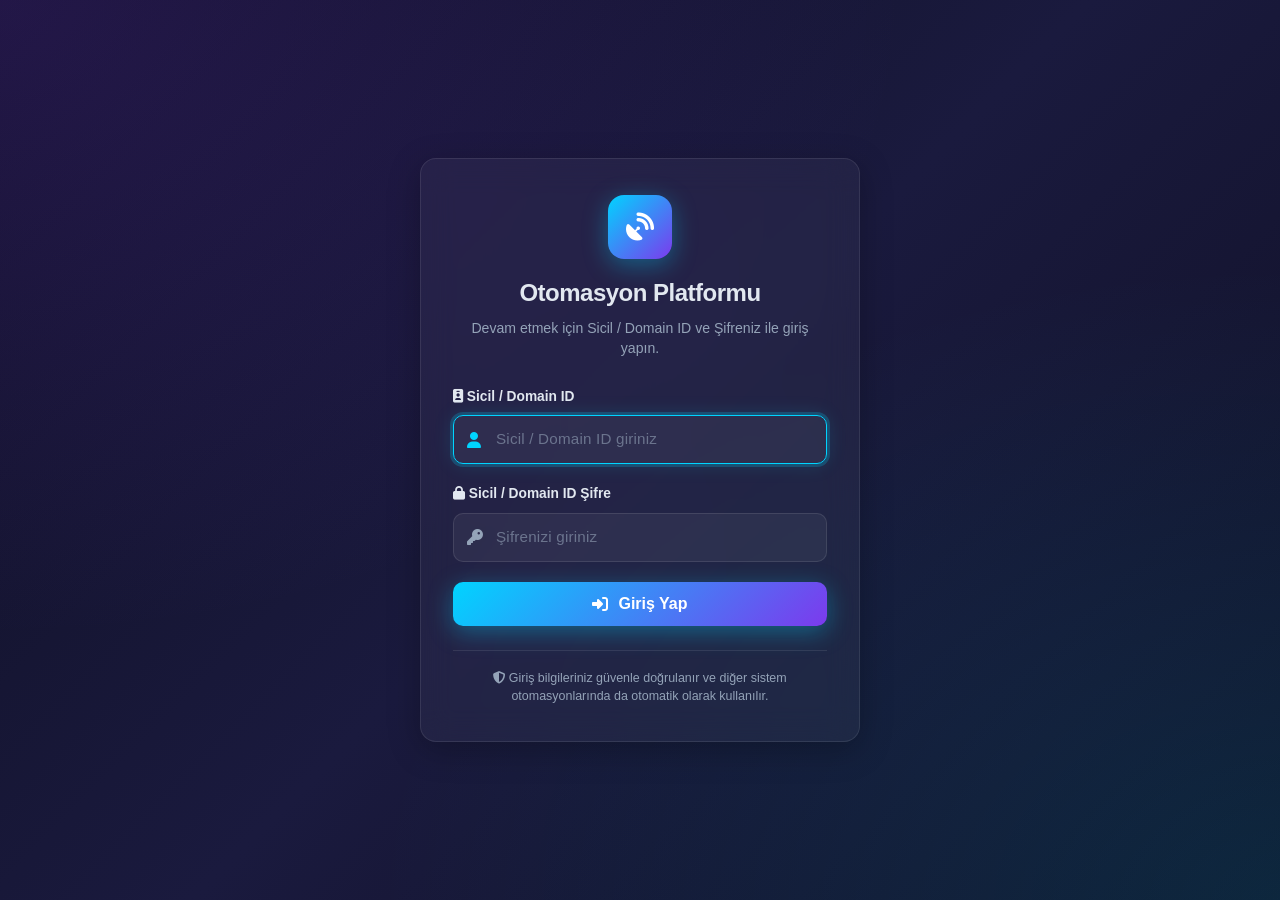
<file: templates/login.html>
<!DOCTYPE html>
<html lang="tr">
<head>
    <meta charset="UTF-8">
    <meta name="viewport" content="width=device-width, initial-scale=1.0">
    <title>Giriş Yap - Otomasyon Platformu</title>
    <link rel="stylesheet" href="https://cdnjs.cloudflare.com/ajax/libs/font-awesome/6.4.0/css/all.min.css">
    <link rel="stylesheet" href="/static/css/base.css">
    <link rel="stylesheet" href="/static/css/corporate.css">
    <link rel="stylesheet" href="/static/css/modern.css">
    <style>
        body {
            display: flex;
            align-items: center;
            justify-content: center;
            min-height: 100vh;
            margin: 0;
            background: var(--bg, #0f172a);
            font-family: -apple-system, BlinkMacSystemFont, "Segoe UI", Roboto, Helvetica, Arial, sans-serif;
            color: var(--text, #e2e8f0);
            padding: 20px;
            box-sizing: border-box;
        }

        .login-card {
            width: 100%;
            max-width: 440px;
            background: var(--surface, rgba(30, 41, 59, 0.7));
            border: 1px solid var(--surface-border, rgba(255, 255, 255, 0.1));
            border-radius: var(--radius, 16px);
            box-shadow: var(--shadow, 0 10px 40px rgba(0, 0, 0, 0.35));
            backdrop-filter: blur(16px);
            -webkit-backdrop-filter: blur(16px);
            padding: 36px 32px;
            box-sizing: border-box;
            animation: fadeIn 0.4s ease-out;
        }

        @keyframes fadeIn {
            from { opacity: 0; transform: translateY(16px); }
            to { opacity: 1; transform: translateY(0); }
        }

        .login-header {
            text-align: center;
            margin-bottom: 28px;
        }

        .login-logo {
            width: 64px;
            height: 64px;
            margin: 0 auto 16px;
            background: var(--btn-primary-bg, linear-gradient(135deg, #00d4ff, #7c3aed));
            border-radius: 16px;
            display: flex;
            align-items: center;
            justify-content: center;
            font-size: 28px;
            color: #fff;
            box-shadow: var(--btn-primary-shadow, 0 6px 24px rgba(0, 212, 255, 0.35));
        }

        .login-header h1 {
            font-size: 1.5rem;
            margin: 0 0 8px 0;
            font-weight: 700;
            letter-spacing: -0.5px;
        }

        .login-header p {
            color: var(--text-muted, #94a3b8);
            font-size: 0.88rem;
            margin: 0;
            line-height: 1.4;
        }

        .form-group {
            margin-bottom: 20px;
        }

        .form-group label {
            display: block;
            margin-bottom: 8px;
            font-size: 0.86rem;
            font-weight: 600;
            color: var(--text, #e2e8f0);
        }

        .input-wrapper {
            position: relative;
            display: flex;
            align-items: center;
        }

        .input-wrapper i {
            position: absolute;
            left: 14px;
            color: var(--text-muted, #94a3b8);
            font-size: 1rem;
            pointer-events: none;
            transition: color 0.2s;
        }

        .input-wrapper input {
            width: 100%;
            padding: 12px 14px 12px 42px;
            background: var(--input-bg, rgba(255, 255, 255, 0.05));
            border: 1px solid var(--input-border, rgba(255, 255, 255, 0.12));
            border-radius: var(--radius-sm, 10px);
            color: #fff;
            font-size: 0.95rem;
            outline: none;
            box-sizing: border-box;
            transition: border-color 0.2s, box-shadow 0.2s;
        }

        .input-wrapper input:focus {
            border-color: var(--primary, #00d4ff);
            box-shadow: var(--focus-ring, 0 0 0 3px rgba(0, 212, 255, 0.25));
        }

        .input-wrapper input:focus + i,
        .input-wrapper input:focus ~ i {
            color: var(--primary, #00d4ff);
        }

        .btn-login {
            width: 100%;
            padding: 13px;
            background: var(--btn-primary-bg, linear-gradient(135deg, #00d4ff, #7c3aed));
            border: none;
            border-radius: var(--radius-sm, 10px);
            color: #fff;
            font-size: 1rem;
            font-weight: 600;
            cursor: pointer;
            display: flex;
            align-items: center;
            justify-content: center;
            gap: 10px;
            box-shadow: var(--btn-primary-shadow, 0 6px 20px rgba(0, 212, 255, 0.3));
            transition: transform 0.15s, opacity 0.2s;
            margin-top: 10px;
        }

        .btn-login:hover:not(:disabled) {
            transform: translateY(-1px);
            opacity: 0.95;
        }

        .btn-login:disabled {
            opacity: 0.65;
            cursor: not-allowed;
            transform: none;
        }

        .alert-box {
            display: none;
            padding: 12px 14px;
            border-radius: 8px;
            font-size: 0.86rem;
            margin-bottom: 20px;
            align-items: center;
            gap: 10px;
            line-height: 1.4;
        }

        .alert-error {
            background: rgba(239, 68, 68, 0.15);
            border: 1px solid rgba(239, 68, 68, 0.35);
            color: #fca5a5;
        }

        .alert-info {
            background: rgba(0, 212, 255, 0.12);
            border: 1px solid rgba(0, 212, 255, 0.3);
            color: #67e8f9;
        }

        .login-footer {
            margin-top: 24px;
            text-align: center;
            font-size: 0.78rem;
            color: var(--text-muted, #94a3b8);
            line-height: 1.45;
            border-top: 1px solid var(--surface-border, rgba(255, 255, 255, 0.08));
            padding-top: 18px;
        }
    </style>
</head>
<body class="theme-modern">
    <div class="login-card">
        <div class="login-header">
            <div class="login-logo">
                <i class="fas fa-satellite-dish"></i>
            </div>
            <h1>Otomasyon Platformu</h1>
            <p>Devam etmek için Sicil / Domain ID ve Şifreniz ile giriş yapın.</p>
        </div>

        <div id="alert-box" class="alert-box alert-error">
            <i class="fas fa-exclamation-circle"></i>
            <span id="alert-text"></span>
        </div>

        <form id="login-form" onsubmit="handleLogin(event)">
            <div class="form-group">
                <label for="username"><i class="fas fa-id-badge"></i> Sicil / Domain ID</label>
                <div class="input-wrapper">
                    <input type="text" id="username" name="username" placeholder="Sicil / Domain ID giriniz" required autofocus autocomplete="username">
                    <i class="fas fa-user"></i>
                </div>
            </div>

            <div class="form-group">
                <label for="password"><i class="fas fa-lock"></i> Sicil / Domain ID Şifre</label>
                <div class="input-wrapper">
                    <input type="password" id="password" name="password" placeholder="Şifrenizi giriniz" required autocomplete="current-password">
                    <i class="fas fa-key"></i>
                </div>
            </div>

            <button type="submit" class="btn-login" id="btn-submit">
                <i class="fas fa-sign-in-alt"></i>
                <span id="btn-text">Giriş Yap</span>
            </button>
        </form>

        <div class="login-footer">
            <i class="fas fa-shield-alt"></i> Giriş bilgileriniz güvenle doğrulanır ve diğer sistem otomasyonlarında da otomatik olarak kullanılır.
        </div>
    </div>

    <script>
        async function handleLogin(e) {
            e.preventDefault();
            const btn = document.getElementById('btn-submit');
            const btnText = document.getElementById('btn-text');
            const alertBox = document.getElementById('alert-box');
            const alertText = document.getElementById('alert-text');

            const username = document.getElementById('username').value.trim();
            const password = document.getElementById('password').value.trim();

            if (!username || !password) {
                showAlert('Lütfen Sicil No ve Şifrenizi eksiksiz girin.');
                return;
            }

            hideAlert();
            btn.disabled = true;
            btnText.innerHTML = '<i class="fas fa-spinner fa-spin"></i> Doğrulanıyor...';

            try {
                const response = await fetch('/api/login', {
                    method: 'POST',
                    headers: { 'Content-Type': 'application/json' },
                    body: JSON.stringify({ username, password })
                });

                const data = await response.json();

                if (data.success) {
                    btnText.innerHTML = '<i class="fas fa-check"></i> Giriş Başarılı!';
                    // Yönlendirme
                    const urlParams = new URLSearchParams(window.location.search);
                    const next = urlParams.get('next') || '/';
                    window.location.href = next;
                } else {
                    showAlert(data.error || 'Giriş başarısız. Lütfen bilgilerinizi kontrol edin.');
                    btn.disabled = false;
                    btnText.textContent = 'Giriş Yap';
                }
            } catch (err) {
                showAlert('Sunucuya bağlanırken bir hata oluştu: ' + err.message);
                btn.disabled = false;
                btnText.textContent = 'Giriş Yap';
            }
        }

        function showAlert(msg) {
            const alertBox = document.getElementById('alert-box');
            const alertText = document.getElementById('alert-text');
            alertText.textContent = msg;
            alertBox.style.display = 'flex';
        }

        function hideAlert() {
            const alertBox = document.getElementById('alert-box');
            alertBox.style.display = 'none';
        }
    </script>
</body>
</html>
</file>
<file: static/css/base.css>
/* =========================================================
   base.css — Ortak düzen. Renkler tema dosyalarındaki CSS değişkenlerinden gelir.
   ========================================================= */
* { box-sizing: border-box; margin: 0; padding: 0; }

body {
    font-family: 'Inter', -apple-system, 'Segoe UI', sans-serif;
    font-size: 14px;
    line-height: 1.5;
    background: var(--bg);
    color: var(--text);
    min-height: 100vh;
    transition: background .3s ease, color .3s ease;
}

a { color: var(--primary); text-decoration: none; }
code, .mono {
    font-family: 'Plus Jakarta Sans', 'Inter', -apple-system, 'Segoe UI', sans-serif;
    font-size: 13px;
    font-weight: 600;
    font-variant-numeric: tabular-nums;
    letter-spacing: 0.3px;
}
.info-item code {
    padding: 2px 7px;
    border-radius: 5px;
    background: var(--primary-soft);
    color: var(--primary);
    font-weight: 700;
}
.text-success { color: var(--success); }
.text-warning { color: var(--warning); }
.text-danger  { color: var(--danger); }
.text-muted   { color: var(--text-muted); }
.small { font-size: 12px; margin-top: 4px; }

/* ---------------- Sidebar ---------------- */
.sidebar {
    position: fixed; inset: 0 auto 0 0;
    width: 250px;
    display: flex; flex-direction: column;
    background: var(--bg-sidebar);
    border-right: 1px solid var(--surface-border);
    z-index: 100;
    transition: transform .3s ease, background .3s ease;
}
.sidebar-header {
    display: flex; align-items: center; gap: 12px;
    padding: 22px 24px;
    font-size: 18px; font-weight: 700;
    border-bottom: 1px solid var(--surface-border);
}
.sidebar-header i { color: var(--primary); font-size: 22px; }
.nav-links { list-style: none; padding: 16px 12px; flex: 1; }
.nav-links li { margin-bottom: 4px; }
.nav-links a {
    display: flex; align-items: center; gap: 12px;
    padding: 11px 14px;
    border-radius: var(--radius-sm);
    border-left: 3px solid transparent;
    color: var(--text-muted);
    font-weight: 500;
    transition: all .2s ease;
}
.nav-links a i { width: 18px; text-align: center; }
.nav-links a:hover { background: var(--surface-hover); color: var(--text); }
.nav-links li.active a {
    background: var(--nav-active-bg);
    color: var(--primary);
    border-left-color: var(--primary);
}
.nav-group-header {
    display: flex; align-items: center; justify-content: space-between;
    padding: 11px 14px;
    border-radius: var(--radius-sm);
    color: var(--text-muted);
    font-weight: 600;
    cursor: pointer;
    user-select: none;
    transition: all .2s ease;
}
.nav-group-header:hover { background: var(--surface-hover); color: var(--text); }
.nav-group-title { display: flex; align-items: center; gap: 12px; }
.nav-group-title i { width: 18px; text-align: center; color: var(--primary); }
.nav-group-arrow { font-size: 11px; transition: transform .2s ease; }
.nav-group.open .nav-group-arrow { transform: rotate(180deg); }
.nav-sublinks {
    list-style: none;
    padding: 4px 0 4px 18px;
    display: none;
}
.nav-group.open .nav-sublinks { display: block; }
.nav-sublinks a { font-size: 13.5px; padding: 9px 14px; }

/* ---------------- Çoklu Seçim (Multi-Select Dropdown) ---------------- */
.multi-select { position: relative; min-width: 260px; }
.multi-select-btn {
    width: 100%;
    display: flex; align-items: center; justify-content: space-between; gap: 10px;
    padding: 10px 14px;
    background: var(--input-bg);
    border: 1px solid var(--input-border);
    border-radius: var(--radius-sm);
    color: var(--text);
    font: inherit; font-weight: 500;
    cursor: pointer;
    transition: border-color .2s ease;
}
.multi-select-btn:hover, .multi-select.open .multi-select-btn { border-color: var(--primary); }
.multi-select-menu {
    position: absolute; top: calc(100% + 6px); left: 0; right: 0;
    background: var(--toast-bg);
    border: 1px solid var(--primary);
    border-radius: var(--radius-sm);
    box-shadow: 0 14px 36px rgba(0, 0, 0, .55);
    padding: 8px;
    z-index: 999;
    display: none;
    max-height: 260px; overflow-y: auto;
}
.multi-select.open .multi-select-menu { display: block; }
.multi-select-actions {
    display: flex; justify-content: space-between;
    padding: 4px 8px 8px;
    margin-bottom: 4px;
    border-bottom: 1px solid var(--surface-border);
    font-size: 12px;
}
.multi-select-actions a { cursor: pointer; font-weight: 600; }
.multi-select-item {
    display: flex; align-items: center; gap: 10px;
    padding: 8px 10px;
    border-radius: 6px;
    cursor: pointer;
    user-select: none;
    transition: background .15s ease;
}
.multi-select-item:hover { background: var(--surface-hover); }
.multi-select-item input[type="checkbox"] {
    width: 16px; height: 16px;
    accent-color: var(--primary);
    cursor: pointer;
}
.sidebar-footer { padding: 16px 12px; border-top: 1px solid var(--surface-border); }
.theme-btn {
    width: 100%;
    display: flex; align-items: center; justify-content: center; gap: 10px;
    padding: 10px;
    border-radius: var(--radius-sm);
    border: 1px solid var(--surface-border);
    background: var(--surface);
    color: var(--text);
    font: inherit; font-weight: 500;
    cursor: pointer;
    transition: all .2s ease;
}
.theme-btn:hover { border-color: var(--primary); color: var(--primary); }

.mobile-menu-btn, .sidebar-overlay { display: none; }

/* ---------------- Ana içerik ---------------- */
.main-content { margin-left: 250px; min-height: 100vh; }
.top-bar {
    display: flex; align-items: center; justify-content: space-between;
    padding: 20px 32px;
    border-bottom: 1px solid var(--surface-border);
    background: var(--topbar-bg);
    position: sticky; top: 0; z-index: 50;
    backdrop-filter: blur(10px);
}
.top-bar h1 { font-size: 22px; font-weight: 700; }
.user-info { display: flex; align-items: center; gap: 8px; color: var(--text-muted); }
.user-info i { font-size: 22px; }
.content { padding: 28px 32px; max-width: 1400px; }

/* ---------------- Kartlar ---------------- */
.card {
    position: relative;
    background: var(--surface);
    border: 1px solid var(--surface-border);
    border-radius: var(--radius);
    box-shadow: var(--shadow);
    margin-bottom: 24px;
    transition: border-color .3s ease, box-shadow .3s ease, background .3s ease;
}
.action-bar-card, .card:has(.multi-select.open) {
    z-index: 80;
}
.card-header {
    display: flex; align-items: center; justify-content: space-between; gap: 12px;
    padding: 16px 22px;
    border-bottom: 1px solid var(--surface-border);
}
.card-header h3 { font-size: 15px; font-weight: 600; display: flex; align-items: center; gap: 10px; }
.card-header h3 i { color: var(--primary); }
.card-body { padding: 22px; }

.page-grid { display: grid; grid-template-columns: 2fr 1fr; gap: 24px; }
.page-grid .card { margin-bottom: 0; }
.page-grid + .card, .page-grid + .alert { margin-top: 24px; }

.info-item { display: flex; gap: 10px; align-items: flex-start; padding: 8px 0; color: var(--text-muted); }
.info-item i { margin-top: 3px; }

/* ---------------- Uyarı kutusu ---------------- */
.alert {
    display: flex; gap: 12px; align-items: flex-start;
    padding: 14px 18px;
    border-radius: var(--radius-sm);
    margin-bottom: 24px;
    border: 1px solid;
}
.alert i { margin-top: 3px; }
.alert-warning { background: var(--warning-soft); border-color: var(--warning); color: var(--text); }
.alert-warning i { color: var(--warning); }

/* ---------------- Form ---------------- */
.form-group { margin-bottom: 18px; }
.form-group label {
    display: flex; align-items: center; gap: 8px;
    margin-bottom: 7px;
    font-weight: 500; font-size: 13px;
    color: var(--text-muted);
}
input[type="text"],
input[type="password"],
input[type="number"],
input[type="email"],
input[type="search"],
select {
    width: 100%;
    padding: 10px 14px;
    background: var(--input-bg);
    border: 1px solid var(--input-border);
    border-radius: var(--radius-sm);
    color: var(--text);
    font: inherit;
    font-family: 'Plus Jakarta Sans', 'Inter', sans-serif;
    font-variant-numeric: tabular-nums;
    letter-spacing: 0.2px;
    transition: border-color .2s ease, box-shadow .2s ease;
}
select { font-family: inherit; cursor: pointer; }
select option { background: var(--bg-sidebar); color: var(--text); }
input[type="text"]::placeholder,
input[type="password"]::placeholder,
input[type="number"]::placeholder,
input[type="email"]::placeholder,
input[type="search"]::placeholder {
    color: var(--text-muted); opacity: .6; font-family: 'Inter', sans-serif;
}
input[type="text"]:focus,
input[type="password"]:focus,
input[type="number"]:focus,
input[type="email"]:focus,
input[type="search"]:focus,
select:focus {
    outline: none; border-color: var(--primary); box-shadow: var(--focus-ring);
}
input.input-error { border-color: var(--danger) !important; box-shadow: 0 0 0 3px var(--danger-soft) !important; }

/* Şifre Göster/Gizle Sarmalayıcı */
.password-wrapper {
    position: relative;
    display: flex;
    align-items: center;
    width: 100%;
}
.password-wrapper input {
    width: 100%;
    padding-right: 42px !important;
}
.password-wrapper .toggle-password {
    position: absolute;
    right: 8px;
    top: 50%;
    transform: translateY(-50%);
    background: transparent;
    border: none;
    color: var(--text-muted);
    cursor: pointer;
    padding: 6px 10px;
    display: inline-flex;
    align-items: center;
    justify-content: center;
    font-size: 14px;
    transition: color 0.2s ease, transform 0.1s ease;
    z-index: 2;
}
.password-wrapper .toggle-password:hover {
    color: var(--primary);
}
.password-wrapper .toggle-password:active {
    transform: translateY(-50%) scale(0.92);
}

.input-with-action, .input-with-select { display: flex; gap: 10px; }
.input-with-action input, .input-with-select input { flex: 1; }
.input-with-action .btn { white-space: nowrap; }
.input-with-select select { flex: 0 0 240px; font-family: 'Plus Jakarta Sans', 'Inter', sans-serif; font-variant-numeric: tabular-nums; font-size: 12.5px; }
.form-actions { margin-top: 26px; }

/* ---------------- Butonlar ---------------- */
.btn {
    display: inline-flex; align-items: center; justify-content: center; gap: 8px;
    padding: 10px 18px;
    border-radius: var(--radius-sm);
    border: 1px solid transparent;
    font: inherit; font-weight: 600;
    cursor: pointer;
    transition: all .2s ease;
    white-space: nowrap;
}
.btn:disabled { opacity: .55; cursor: not-allowed; }
.btn-sm { padding: 7px 12px; font-size: 12.5px; }
.btn-lg { padding: 13px 26px; font-size: 15px; }
.btn-primary { background: var(--btn-primary-bg); color: #fff; }
.btn-primary:hover:not(:disabled) { background: var(--btn-primary-hover); box-shadow: var(--btn-primary-shadow); }
.btn-secondary { background: var(--surface-hover); color: var(--text); border-color: var(--surface-border); }
.btn-secondary:hover:not(:disabled) { border-color: var(--primary); color: var(--primary); }
.btn-ghost { background: transparent; color: var(--log-muted); }
.btn-ghost:hover { color: var(--log-text); }

/* ---------------- Rozetler ---------------- */
.badge, .status-badge {
    display: inline-flex; align-items: center; gap: 6px;
    padding: 4px 11px;
    border-radius: 999px;
    font-size: 12px; font-weight: 600;
    white-space: nowrap;
}
.badge-success { background: var(--success-soft); color: var(--success); }
.badge-danger  { background: var(--danger-soft);  color: var(--danger); }
.badge-warning { background: var(--warning-soft); color: var(--warning); }
.badge-info    { background: var(--primary-soft); color: var(--primary); }
.badge-pending, .status-badge:not([class*="badge-"]) { background: var(--surface-hover); color: var(--text-muted); }
.module-info h4 .badge { font-size: 10.5px; padding: 2px 8px; vertical-align: middle; margin-left: 6px; }

.db-badges { display: flex; flex-wrap: wrap; gap: 5px; }
.db-badge {
    padding: 2px 8px;
    border-radius: 4px;
    font-size: 10.5px; font-weight: 700; letter-spacing: .3px;
    border: 1px solid;
}
.db-badge-active   { background: var(--danger-soft); color: var(--danger); border-color: var(--danger); }
.db-badge-inactive { background: var(--success-soft); color: var(--success); border-color: transparent; }
.db-badge-warning  { background: var(--warning-soft); color: var(--warning); border-color: var(--warning); }
.db-badge-unknown  { background: transparent; color: var(--text-muted); border-color: var(--surface-border); border-style: dashed; }

/* ---------------- İlerleme ---------------- */
.progress-container { display: flex; align-items: center; gap: 14px; margin-bottom: 16px; flex-wrap: wrap; }
.progress-info { width: 100%; color: var(--text-muted); font-size: 13px; }
.progress-bar { flex: 1; height: 10px; background: var(--surface-hover); border-radius: 999px; overflow: hidden; }
.progress-fill { height: 100%; background: var(--progress-bg); border-radius: 999px; transition: width .5s ease; }
.progress-fill.progress-failed { background: var(--danger); }
.progress-text { font-weight: 700; min-width: 46px; text-align: right; font-family: 'Plus Jakarta Sans', 'Inter', sans-serif; font-variant-numeric: tabular-nums; }
.status-message { display: flex; align-items: center; gap: 10px; padding: 12px 0; font-weight: 500; }
.status-message i { color: var(--primary); }

/* ---------------- Log ---------------- */
.log-output { margin-top: 12px; border-radius: var(--radius-sm); overflow: hidden; border: 1px solid var(--surface-border); }
.log-header {
    display: flex; justify-content: space-between; align-items: center;
    padding: 8px 14px;
    background: var(--log-header-bg); color: var(--log-muted);
    font-size: 12.5px;
}
.log-content {
    height: 260px; overflow-y: auto;
    padding: 12px 14px;
    background: var(--log-bg); color: var(--log-text);
    font-family: 'Plus Jakarta Sans', 'Inter', Consolas, sans-serif; font-variant-numeric: tabular-nums; font-size: 12.5px; line-height: 1.7;
}
.log-line { white-space: pre-wrap; word-break: break-word; }
.log-line.log-error { color: #f87171; }

/* ---------------- Aksiyon çubuğu ---------------- */
.action-bar { display: flex; align-items: center; justify-content: space-between; gap: 16px; flex-wrap: wrap; }
.action-bar-left h3 { font-size: 16px; display: flex; align-items: center; gap: 10px; }
.action-bar-left h3 i { color: var(--primary); }
.subtitle { color: var(--text-muted); font-size: 13px; }
.action-bar-right { display: flex; align-items: center; gap: 10px; flex-wrap: wrap; }
.loading-spinner { display: flex; align-items: center; gap: 8px; color: var(--text-muted); }

/* ---------------- Tablo ---------------- */
.table-card .card-body { padding: 0; }
.table-responsive { overflow-x: auto; }
.data-table { width: 100%; border-collapse: collapse; }
.data-table th {
    text-align: left;
    padding: 12px 16px;
    background: var(--table-head);
    color: var(--text-muted);
    font-size: 12px; font-weight: 600; text-transform: uppercase; letter-spacing: .5px;
    border-bottom: 1px solid var(--surface-border);
}
.data-table td { padding: 12px 16px; border-bottom: 1px solid var(--surface-border); vertical-align: middle; }
.data-table tbody tr { transition: background .15s ease; }
.data-table tbody tr:nth-child(even) { background: var(--row-stripe); }
.data-table tbody tr:hover { background: var(--row-hover); }
.data-table tr.row-clean td:first-child { box-shadow: inset 3px 0 0 var(--success); }
.data-table tr.row-dirty td:first-child { box-shadow: inset 3px 0 0 var(--danger); }

/* ---------------- Dashboard ---------------- */
.welcome-card {
    display: flex; align-items: center; justify-content: space-between;
    padding: 28px 32px;
    border-radius: var(--radius);
    background: var(--welcome-bg);
    border: 1px solid var(--surface-border);
    margin-bottom: 32px;
}
.welcome-text h2 { font-size: 24px; margin-bottom: 6px; }
.welcome-text p { color: var(--text-muted); }
.welcome-icon i { font-size: 48px; color: var(--primary); opacity: .8; }
.section-title { margin-bottom: 16px; }
.section-title h3 { font-size: 16px; display: flex; align-items: center; gap: 10px; }
.section-title h3 i { color: var(--primary); }
.module-cards { display: grid; grid-template-columns: repeat(auto-fit, minmax(300px, 1fr)); gap: 20px; }
.module-card {
    display: flex; align-items: center; gap: 18px;
    padding: 24px;
    border-radius: var(--radius);
    background: var(--surface);
    border: 1px solid var(--surface-border);
    box-shadow: var(--shadow);
    color: var(--text);
    transition: all .3s ease;
}
.module-card:hover { transform: var(--card-hover-transform); border-color: var(--primary); box-shadow: var(--card-hover-shadow); }
.module-icon {
    flex: 0 0 56px; height: 56px;
    display: flex; align-items: center; justify-content: center;
    border-radius: var(--radius-sm);
    font-size: 24px;
}
.module-icon-primary { background: var(--primary-soft); color: var(--primary); }
.module-icon-success { background: var(--success-soft); color: var(--success); }
.module-icon-purple  { background: var(--purple-soft);  color: var(--purple); }
.module-info { flex: 1; }
.module-info h4 { font-size: 16px; margin-bottom: 4px; }
.module-info p { color: var(--text-muted); font-size: 13px; }
.module-arrow { color: var(--text-muted); transition: transform .2s ease; }
.module-card:hover .module-arrow { transform: translateX(4px); color: var(--primary); }

/* ---------------- Bildirim (toast) ---------------- */
#toast-container { position: fixed; top: 20px; right: 20px; z-index: 1000; display: flex; flex-direction: column; gap: 10px; }
.toast {
    display: flex; align-items: center; gap: 12px;
    min-width: 280px; max-width: 420px;
    padding: 14px 18px;
    border-radius: var(--radius-sm);
    background: var(--toast-bg);
    color: var(--text);
    border: 1px solid var(--surface-border);
    border-left: 4px solid var(--primary);
    box-shadow: 0 10px 30px rgba(0, 0, 0, .25);
    transform: translateX(120%);
    transition: transform .3s ease;
}
.toast.show { transform: translateX(0); }
.toast-success { border-left-color: var(--success); } .toast-success i { color: var(--success); }
.toast-error   { border-left-color: var(--danger); }  .toast-error i   { color: var(--danger); }
.toast-warning { border-left-color: var(--warning); } .toast-warning i { color: var(--warning); }
.toast-info i  { color: var(--primary); }

/* ---------------- Kaydırma çubuğu ---------------- */
::-webkit-scrollbar { width: 8px; height: 8px; }
::-webkit-scrollbar-track { background: transparent; }
::-webkit-scrollbar-thumb { background: var(--scrollbar); border-radius: 4px; }

/* ---------------- Mobil ---------------- */
@media (max-width: 960px) {
    .page-grid { grid-template-columns: 1fr; }
    .input-with-select { flex-direction: column; }
    .input-with-select select { flex: auto; }
}
@media (max-width: 768px) {
    .sidebar { transform: translateX(-100%); }
    .sidebar.open { transform: translateX(0); }
    .sidebar-overlay.show { display: block; position: fixed; inset: 0; background: rgba(0, 0, 0, .5); z-index: 90; }
    .mobile-menu-btn {
        display: flex; align-items: center; justify-content: center;
        position: fixed; top: 16px; left: 16px; z-index: 110;
        width: 42px; height: 42px;
        border-radius: var(--radius-sm);
        border: 1px solid var(--surface-border);
        background: var(--surface); color: var(--text);
        cursor: pointer;
    }
    .main-content { margin-left: 0; }
    .top-bar { padding: 18px 20px 18px 72px; }
    .content { padding: 20px 16px; }
    .input-with-action { flex-direction: column; }
    .welcome-icon { display: none; }
}
</file>
<file: static/css/corporate.css>
/* =========================================================
   corporate.css — Kurumsal tema (beyaz, Türk Telekom mavisi, sade)
   ========================================================= */
body.theme-corporate {
    --bg: #f5f7fa;
    --bg-sidebar: #ffffff;
    --topbar-bg: rgba(255, 255, 255, .95);
    --surface: #ffffff;
    --surface-hover: #f3f4f6;
    --surface-border: #e5e7eb;
    --text: #1f2937;
    --text-muted: #6b7280;

    --primary: #0066cc;
    --primary-soft: #e6f0fa;
    --purple: #5b21b6;
    --purple-soft: #ede9fe;
    --success: #059669;
    --success-soft: #ecfdf5;
    --danger: #dc2626;
    --danger-soft: #fef2f2;
    --warning: #d97706;
    --warning-soft: #fffbeb;

    --radius: 8px;
    --radius-sm: 6px;
    --shadow: 0 1px 3px rgba(0, 0, 0, .08), 0 1px 2px rgba(0, 0, 0, .04);

    --input-bg: #ffffff;
    --input-border: #d1d5db;
    --focus-ring: 0 0 0 3px rgba(0, 102, 204, .15);

    --btn-primary-bg: #0066cc;
    --btn-primary-hover: #004c99;
    --btn-primary-shadow: none;

    --nav-active-bg: #e6f0fa;
    --table-head: #f9fafb;
    --row-stripe: #fcfcfd;
    --row-hover: #f3f4f6;
    --progress-bg: #0066cc;

    --log-bg: #1e293b;
    --log-header-bg: #0f172a;
    --log-text: #e2e8f0;
    --log-muted: #94a3b8;

    --welcome-bg: linear-gradient(90deg, #0066cc, #004c99);
    --card-hover-transform: translateY(-2px);
    --card-hover-shadow: 0 6px 16px rgba(0, 0, 0, .08);
    --toast-bg: #ffffff;
    --scrollbar: #cbd5e1;
}

/* Kurumsal üst şerit */
.theme-corporate .sidebar-header {
    background: #0066cc;
    color: #ffffff;
    border-bottom-color: #004c99;
}
.theme-corporate .sidebar-header i { color: #ffffff; }

.theme-corporate .top-bar { box-shadow: 0 1px 2px rgba(0, 0, 0, .04); }

/* Hoşgeldin bandı mavi zemin üzerinde beyaz yazı */
.theme-corporate .welcome-card { border: none; color: #ffffff; }
.theme-corporate .welcome-text p { color: rgba(255, 255, 255, .85); }
.theme-corporate .welcome-icon i { color: #ffffff; opacity: .5; }

.theme-corporate .card-header { background: #fafbfc; border-radius: var(--radius) var(--radius) 0 0; }

.theme-corporate .data-table th { color: #374151; }

.theme-corporate .btn-secondary { background: #ffffff; }

.theme-corporate .nav-links li.active a { font-weight: 600; }

.theme-corporate .theme-btn { background: #f9fafb; }
</file>
<file: static/css/modern.css>
/* =========================================================
   modern.css — Modern koyu tema (glassmorphism, cyan/mor vurgular)
   ========================================================= */
body.theme-modern {
    --bg: radial-gradient(ellipse at top left, rgba(124, 58, 237, .18), transparent 50%),
          radial-gradient(ellipse at bottom right, rgba(0, 212, 255, .12), transparent 50%),
          linear-gradient(135deg, #0f0f23 0%, #1a1a3e 50%, #0f0f23 100%);
    --bg-sidebar: rgba(15, 15, 35, .92);
    --topbar-bg: rgba(15, 15, 35, .6);
    --surface: rgba(255, 255, 255, .045);
    --surface-hover: rgba(255, 255, 255, .07);
    --surface-border: rgba(255, 255, 255, .09);
    --text: #e2e8f0;
    --text-muted: #94a3b8;

    --primary: #00d4ff;
    --primary-soft: rgba(0, 212, 255, .12);
    --purple: #a78bfa;
    --purple-soft: rgba(124, 58, 237, .18);
    --success: #10b981;
    --success-soft: rgba(16, 185, 129, .14);
    --danger: #ef4444;
    --danger-soft: rgba(239, 68, 68, .14);
    --warning: #f59e0b;
    --warning-soft: rgba(245, 158, 11, .12);

    --radius: 16px;
    --radius-sm: 10px;
    --shadow: 0 8px 32px rgba(0, 0, 0, .25);

    --input-bg: rgba(255, 255, 255, .05);
    --input-border: rgba(255, 255, 255, .1);
    --focus-ring: 0 0 0 3px rgba(0, 212, 255, .2), 0 0 20px rgba(0, 212, 255, .15);

    --btn-primary-bg: linear-gradient(135deg, #00d4ff, #7c3aed);
    --btn-primary-hover: linear-gradient(135deg, #22dcff, #8b5cf6);
    --btn-primary-shadow: 0 6px 24px rgba(0, 212, 255, .35);

    --nav-active-bg: linear-gradient(90deg, rgba(0, 212, 255, .14), transparent);
    --table-head: rgba(0, 212, 255, .06);
    --row-stripe: rgba(255, 255, 255, .015);
    --row-hover: rgba(255, 255, 255, .04);
    --progress-bg: linear-gradient(90deg, #00d4ff, #7c3aed, #00d4ff);

    --log-bg: rgba(0, 0, 0, .45);
    --log-header-bg: rgba(0, 0, 0, .6);
    --log-text: #a5f3fc;
    --log-muted: #64748b;

    --welcome-bg: linear-gradient(135deg, rgba(0, 212, 255, .12), rgba(124, 58, 237, .14));
    --card-hover-transform: translateY(-4px) scale(1.01);
    --card-hover-shadow: 0 12px 40px rgba(0, 212, 255, .18);
    --toast-bg: rgba(26, 26, 62, .97);
    --scrollbar: rgba(255, 255, 255, .15);

    background-attachment: fixed;
}

/* Cam efekti */
.theme-modern .card,
.theme-modern .module-card,
.theme-modern .welcome-card,
.theme-modern .sidebar,
.theme-modern .toast {
    backdrop-filter: blur(12px);
    -webkit-backdrop-filter: blur(12px);
}

.theme-modern .card:hover { border-color: rgba(0, 212, 255, .2); }

.theme-modern .sidebar-header span {
    background: linear-gradient(135deg, #00d4ff, #a78bfa);
    -webkit-background-clip: text;
    background-clip: text;
    color: transparent;
}

.theme-modern .top-bar h1 {
    background: linear-gradient(135deg, #e2e8f0, #94a3b8);
    -webkit-background-clip: text;
    background-clip: text;
    color: transparent;
}

/* Parlayan rozetler */
.theme-modern .badge-success { box-shadow: 0 0 12px rgba(16, 185, 129, .25); }
.theme-modern .badge-danger  { box-shadow: 0 0 12px rgba(239, 68, 68, .25); }
.theme-modern .db-badge-active { box-shadow: 0 0 8px rgba(239, 68, 68, .3); }

/* Akan ilerleme çubuğu */
.theme-modern .progress-fill {
    background-size: 200% 100%;
    animation: modern-flow 2s linear infinite;
    box-shadow: 0 0 12px rgba(0, 212, 255, .5);
}
@keyframes modern-flow { from { background-position: 0 0; } to { background-position: 200% 0; } }

.theme-modern .module-icon { box-shadow: inset 0 0 0 1px rgba(255, 255, 255, .06); }
.theme-modern .welcome-icon i { filter: drop-shadow(0 0 16px rgba(0, 212, 255, .5)); }
</file>
